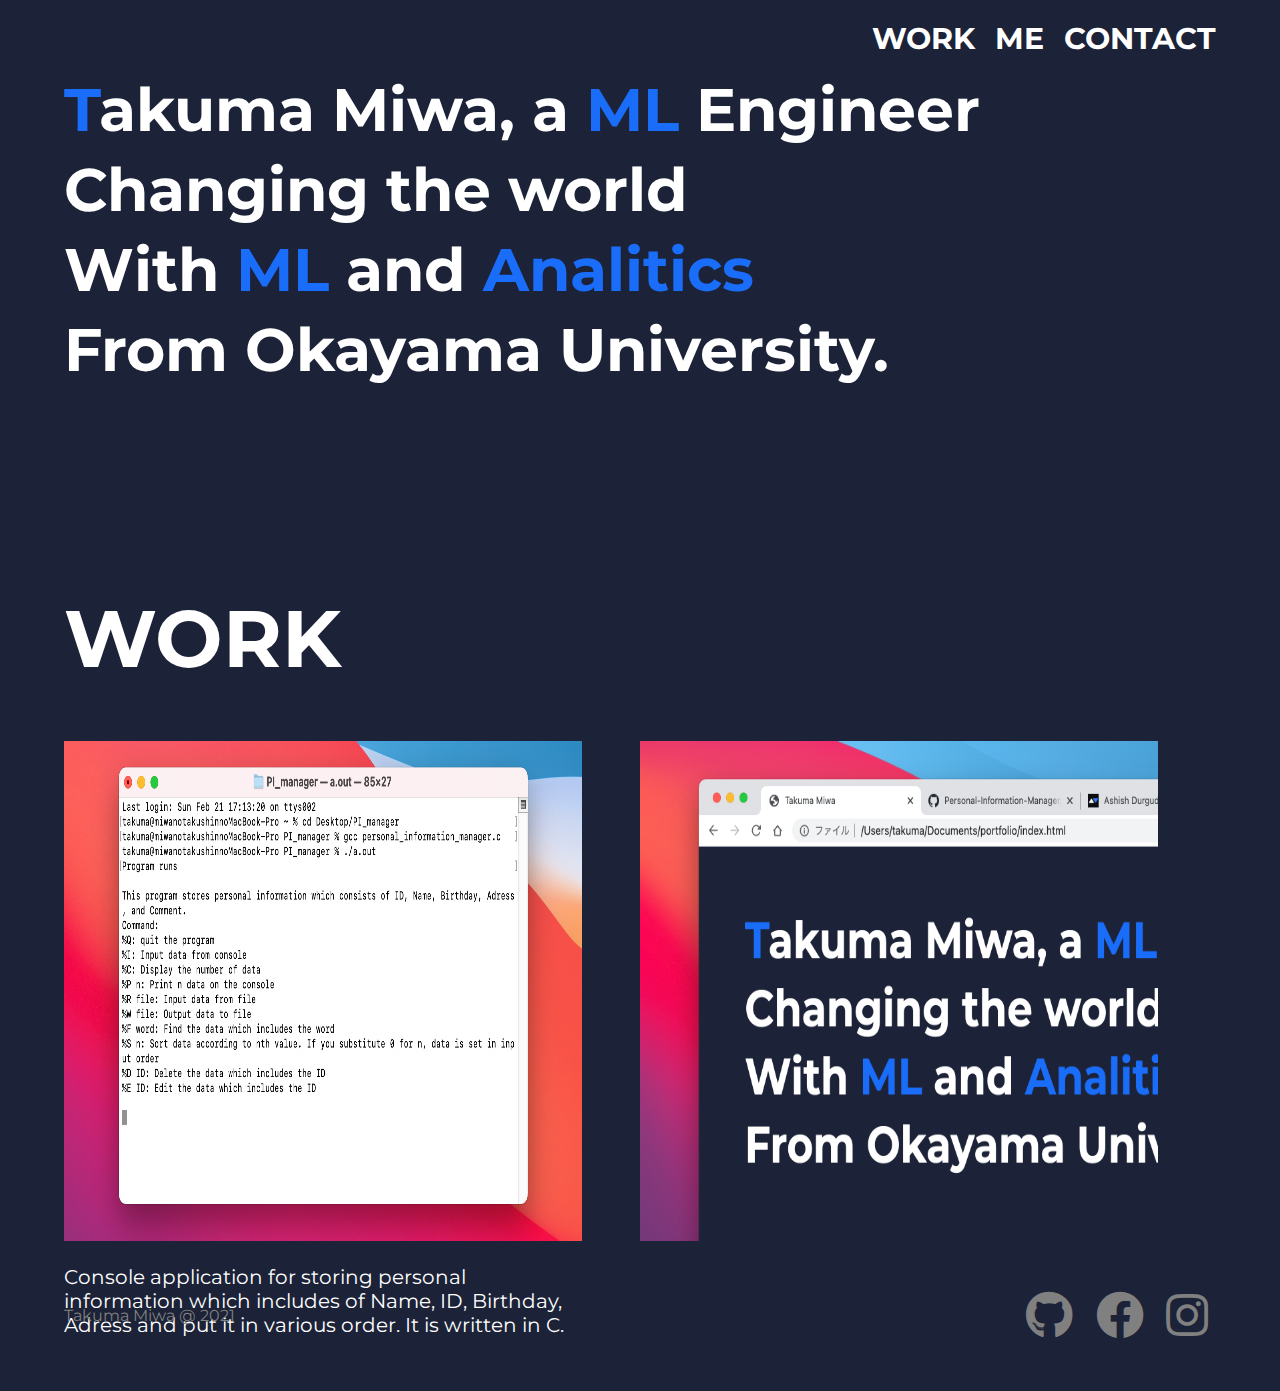
<file: index.html>
<!DOCTYPE html>
<html lang="ja" class="html">
    <head>
        <meta charset="utf-8">
        <meta name="viewport" content="width=device-width, initial-scale=1">
        <link rel="stylesheet" href="stylesheet.css">
        <title>Takuma Miwa</title>
        <meta name="description" content="The portfolio of Takuma Miwa.">
        <link rel="preconnect" href="https://fonts.gstatic.com">
        <link href="https://fonts.googleapis.com/css2?family=Montserrat:wght@700&display=swap" rel="stylesheet">
        <link href="https://use.fontawesome.com/releases/v5.6.1/css/all.css" rel="stylesheet">
    </head>
    <body>
        <!-- loading display -->
        <div id="loading_display">
            <div class="spinner-box">
                <div class="blue-orbit leo">
                </div>

                <div class="green-orbit leo">
                </div>

                <div class="red-orbit leo">
                </div>
                <div class="white-orbit w1 leo">
                </div>
                <div class="white-orbit w2 leo">
                </div>
                <div class="white-orbit w3 leo">
                </div>
            </div>
            <div class="loading_title">Loading</div>
        </div>
        <!----------------------->

        <header>
            <nav>
                <li><a href="index.html">WORK</a></li>
                <li><a href="me.html">ME</a></li>
                <li><a href="contact.html">CONTACT</a></li>
            </nav>
        </header>
        <main>
            <div class="hd-main">
                <h2 class="effect-fade"><span class="color-changed">T</span>akuma Miwa, a <span class="color-changed">ML</span> Engineer<br>
                    Changing the world<br>
                    With <span class="color-changed">ML</span> and <span class="color-changed">Analitics</span><br>
                    From Okayama University.
                </h2>
            </div>
            <div class="work">
                <div class="title">
                    <h1>WORK</h1>
                </div>
                <div class="contents">
                    <div class="column">
                        <img src="img/PIM_img.png" width="100%" height="100%">
                        <div class="description">
                            <p>Console application for storing personal information which includes of
                                Name, ID, Birthday, Adress and put it in various order.
                                It is written in C.
                            </p>
                        </div>
                    </div>
                    <div class="column">
                        <img src="img/HP_img.png" width="100%" height="100%">
                    </div>
                </div>
            </div>
        </main>
        <footer>
            <div class="footer-left">
                <p>Takuma Miwa @ 2021</p>
            </div>
            <div class="fontawesome">
                <ul>
                    <li><a href="https://www.instagram.com/takuma3746/?hl=ja"><i class="fab fa-instagram fa-3x"></i></a></li>
                    <li><a href="https://www.facebook.com/profile.php?id=100014904122656"><i class="fab fa-facebook fa-3x"></i></a></li>
                    <li><a href="https://github.com/TakumaMiwa"><i class="fab fa-github fa-3x"></i></a></li>
                </ul>
            </div>
        </footer>
        <script type="text/javascript" src="animation.js"></script>
    </body>
</html>
</file>
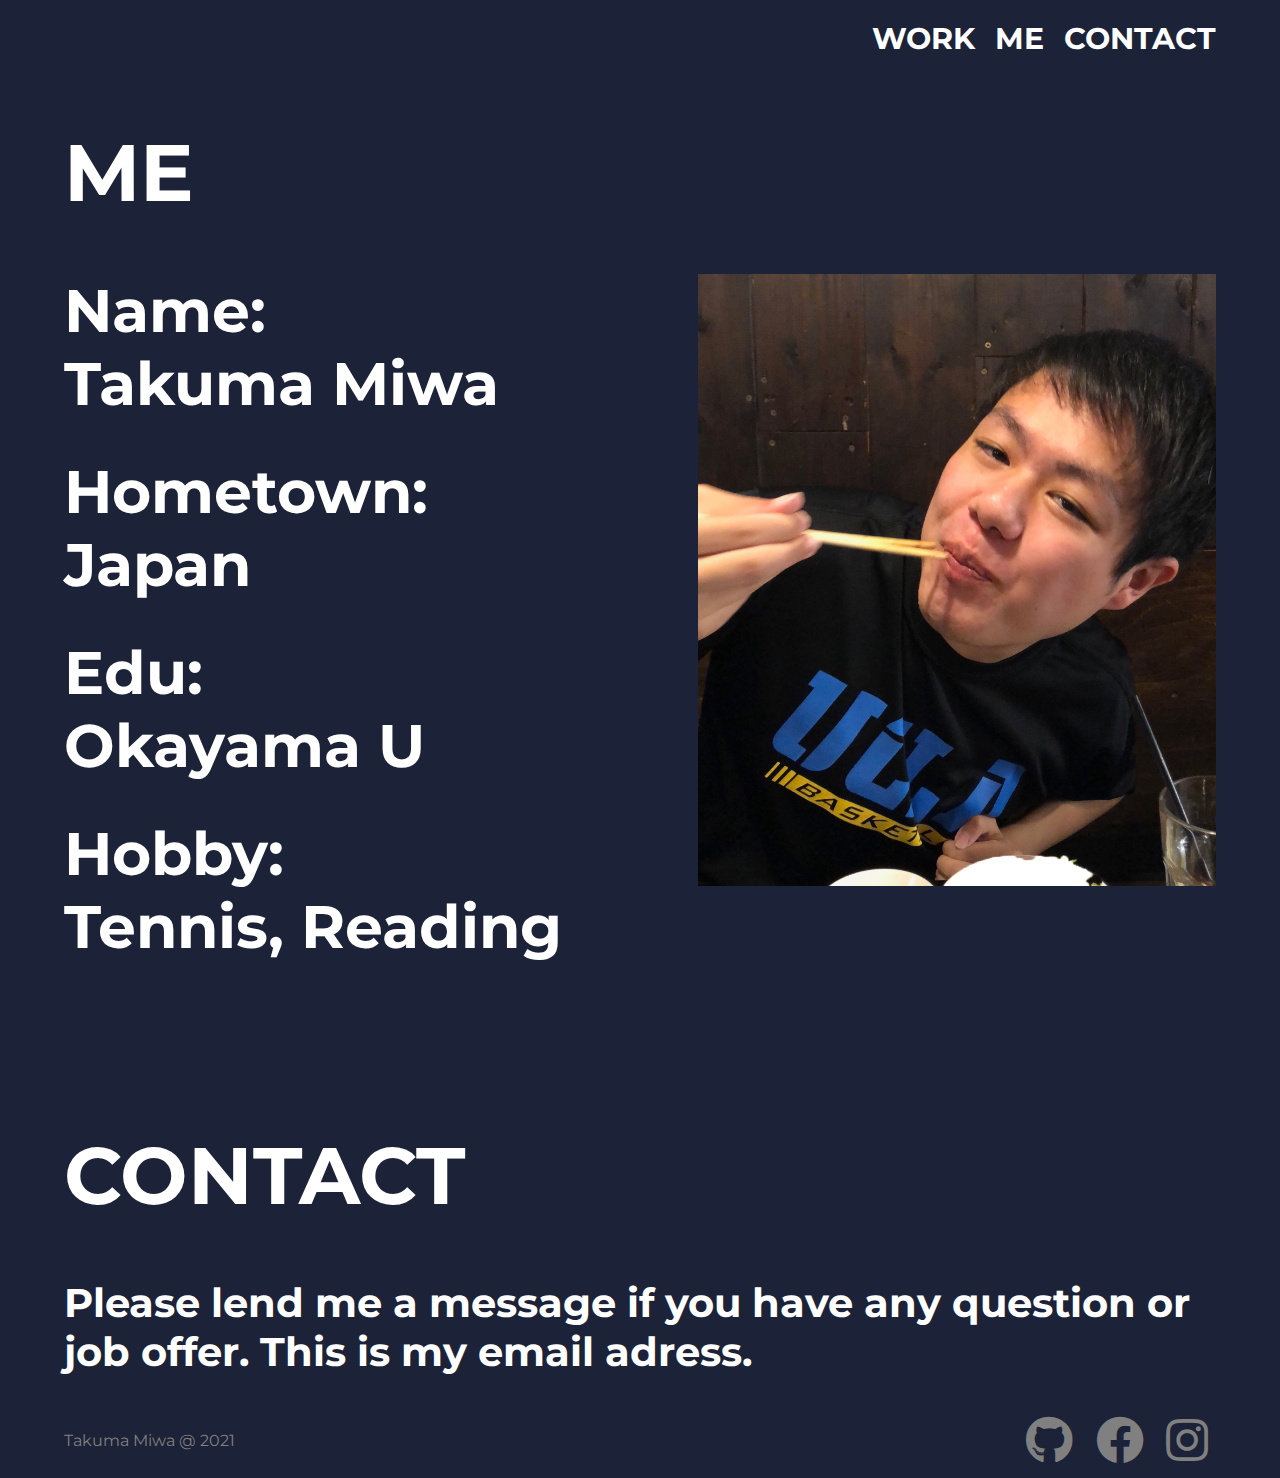
<file: me.html>
<!DOCTYPE html>
<html lang="ja" class="html">
    <head>
        <meta charset="utf-8">
        <meta name="viewport" content="width=device-width, initial-scale=1">
        <link rel="stylesheet" href="stylesheet.css">
        <title>Takuma Miwa</title>
        <meta name="description" content="The portfolio of Takuma Miwa.">
        <link rel="preconnect" href="https://fonts.gstatic.com">
        <link href="https://fonts.googleapis.com/css2?family=Montserrat:wght@700&display=swap" rel="stylesheet">
        <link href="https://use.fontawesome.com/releases/v5.6.1/css/all.css" rel="stylesheet">
    </head>
    <body>
        <!-- loading display -->
        <div id="loading_display">
            <div class="spinner-box">
                <div class="blue-orbit leo">
                </div>

                <div class="green-orbit leo">
                </div>

                <div class="red-orbit leo">
                </div>
                <div class="white-orbit w1 leo">
                </div>
                <div class="white-orbit w2 leo">
                </div>
                <div class="white-orbit w3 leo">
                </div>
            </div>
            <div class="loading_title">Loading</div>
        </div>
        <!----------------------->

        <header>
            <nav>
                <li><a href="index.html">WORK</a></li>
                <li><a href="me.html">ME</a></li>
                <li><a href="contact.html">CONTACT</a></li>
            </nav>
        </header>
        <main>
            <div class="me">
                <div class="title"><h1>ME</h1></div>
                <div class="sentence-content">
                    <h2>Name: <br>Takuma Miwa</h2>
                    <h2>Hometown:  <br>Japan</h2>
                    <h2>Edu:  <br>Okayama U</h2>
                    <h2>Hobby:  <br>Tennis, Reading</h2>
                </div>
                <div class="profile-img">
                    <img src="img/profile_img.png" width="100%">
                </div>
                <a></a>
            </div>
            <div class="contact">
                <div class="title"><h1>CONTACT</h1></div>
                <div class="sentence-content2">
                    <h3>Please lend me a message if you have any question or job offer.
                        This is my email adress.<br>
                    </h3>
                </div>
            </div>
        </main>
        <footer>
            <div class="footer-left">
                <p>Takuma Miwa @ 2021</p>
            </div>
            <div class="fontawesome">
                <ul>
                    <li><a href="https://www.instagram.com/takuma3746/?hl=ja"><i class="fab fa-instagram fa-3x"></i></a></li>
                    <li><a href="https://www.facebook.com/profile.php?id=100014904122656"><i class="fab fa-facebook fa-3x"></i></a></li>
                    <li><a href="https://github.com/TakumaMiwa"><i class="fab fa-github fa-3x"></i></a></li>
                </ul>
            </div>
        </footer>
        <script type="text/javascript" src="animation.js"></script>
    </body>
</html>
</file>
<file: stylesheet.css>
@charset "UTF-8";

.html{
    background-color: #1C2237;
    font-family: 'Montserrat', sans-serif;
    color: white;
}
body{
    width: 90%;
    margin: 0 auto;
}
h1{
    font-size: 80px;
}
h2{
    font-size: 60px;
    margin-top: 0px;
    margin-bottom: 35px;
}
h3{
    font-size: 40px;
}
header{
    height: 50px;
    margin-top: 20px;
}
header a{
    color: white;
    text-decoration: none;
}
nav{
    float: right;
    margin-right: 0%;
}
nav li{
    font-size: 30px;
    font-weight: bold;
    list-style: none;
    display: flexbox;
    float: left;
    padding-left: 20px;
}
/* begin{fade-animation} */
.effect-fade {
    opacity: 0;
    transform: translate(-50px, 0);
    transition: all 1s;
    transition-delay: 1s;
}
.effect-fade.effect-scroll {
    opacity: 1;
    transform: translate(0, 0);
}
/* end{fade-animation} */

/* begin index.html */
.hd-main{
    line-height: 80px;
    margin-bottom: 200px;
}
.color-changed{
    color: #196DF9;
}
.contents{
    height: 500px;
    margin-bottom: 50px;
}
.column{
    width: 45%;
    height: 100%;
    background-color: aqua;
    float: left;
    display: flexbox;
    margin-right: 5%;

}
.description{
    font-size: 20px;
    height: 50px;
}
/* end index.html */

/* begin me.html */
.me{
    height: 950px;
    width: 100%;
}
.sentence-content{
    width: 50%;
    float: left;
}
.profile-img{
    width: 45%;
    float: right;
}
.contact{
    float: left;
}
/* end me.html */
footer{
    bottom: 0;
    height: 50px;
    color: gray;
    margin-bottom: 50px;
}
footer a{
    color: gray;
}
footer .footer-left p{
    float: left;
    line-height: 50px;
    margin: 0;
}
footer ul li{
    float: right;
    list-style: none;
    display: flexbox;
    padding-left: 20px;
    line-height: 50px;
    width: 50px;
}

/* KEYFRAMES */

@keyframes spin {
from {
    transform: rotate(0);
}
to{
    transform: rotate(359deg);
}
}

@keyframes spin3D {
from {
    transform: rotate3d(.5,.5,.5, 360deg);
}
to{
    transform: rotate3d(0deg);
}
}

@keyframes configure-clockwise {
0% {
    transform: rotate(0);
}
25% {
    transform: rotate(90deg);
}
50% {
    transform: rotate(180deg);
}
75% {
    transform: rotate(270deg);
}
100% {
    transform: rotate(360deg);
}
}

@keyframes configure-xclockwise {
0% {
    transform: rotate(45deg);
}
25% {
    transform: rotate(-45deg);
}
50% {
    transform: rotate(-135deg);
}
75% {
    transform: rotate(-225deg);
}
100% {
    transform: rotate(-315deg);
}
}

@keyframes pulse {
from {
    opacity: 1;
    transform: scale(1);
}
to {
    opacity: .25;
    transform: scale(.75);
}
}

/* begin{loading_display} */
#loading_display{
    width: 100vw;
    height: 100vh;
    transition: all 1s;
    background-color: #1C2237;
    position: fixed;
    top: 0;
    left: 0;
    z-index: 9999;
}
/* Hide Loading Block */
.loaded {
    opacity: 0;
    visibility: hidden;
  }

/* GRID STYLING */
.spinner-box {
    margin: 0 auto;
    width: 50%;
    height: 50%;
    display: flex;
    justify-content: center;
    align-items: center;
    background-color: transparent;
    padding-bottom: 100px;
}

.leo {
	position: absolute;
	display: flex;
	justify-content: center;
	align-items: center;
	border-radius: 50%;
}

.blue-orbit {
    width: 50%;
    height: 50%;
    border: 1px solid #91daffa5;
    animation: spin3D 4s linear .2s infinite;
}

.green-orbit {
    width: 40%;
    height: 40%;
    border: 1px solid #91ffbfa5;
    animation: spin3D 3s linear 0s infinite;
}

.red-orbit {
    width: 30%;
    height: 30%;
    border: 1px solid #ffca91a5;
    animation: spin3D 2s linear 0s infinite;
}

.white-orbit {
    width: 15%;
    height: 15%;
    border: 2px solid #ffffff;
    animation: spin3D 5s linear 0s infinite;
}

.w1 {
    transform: rotate3D(1, 1, 1, 90deg);
}

.w2 {
    transform: rotate3D(1, 2, .5, 90deg);
}

.w3 {
    transform: rotate3D(.5, 1, 2, 90deg);
}

/* begin{loading_title} */
@keyframes bulge {
    50% {
        box-shadow: 0 20px 0 #eee;
        transform: translateY(-35px);
    }
}

.loading_title{
    display: flex;
    color: white;
    font-size: 3em;
    text-transform: uppercase;
    justify-content: center;
    text-align: center;
    height: 100px;
}

.loading_title span{
    height: 100;
    padding: 0 20px;
    line-height: 100px;
    background-color: rgba(90, 130, 190, 0.5);
    animation: bulge 2s infinite;
}
/* end{loading_title} */
/* end{loading_display} */
</file>
